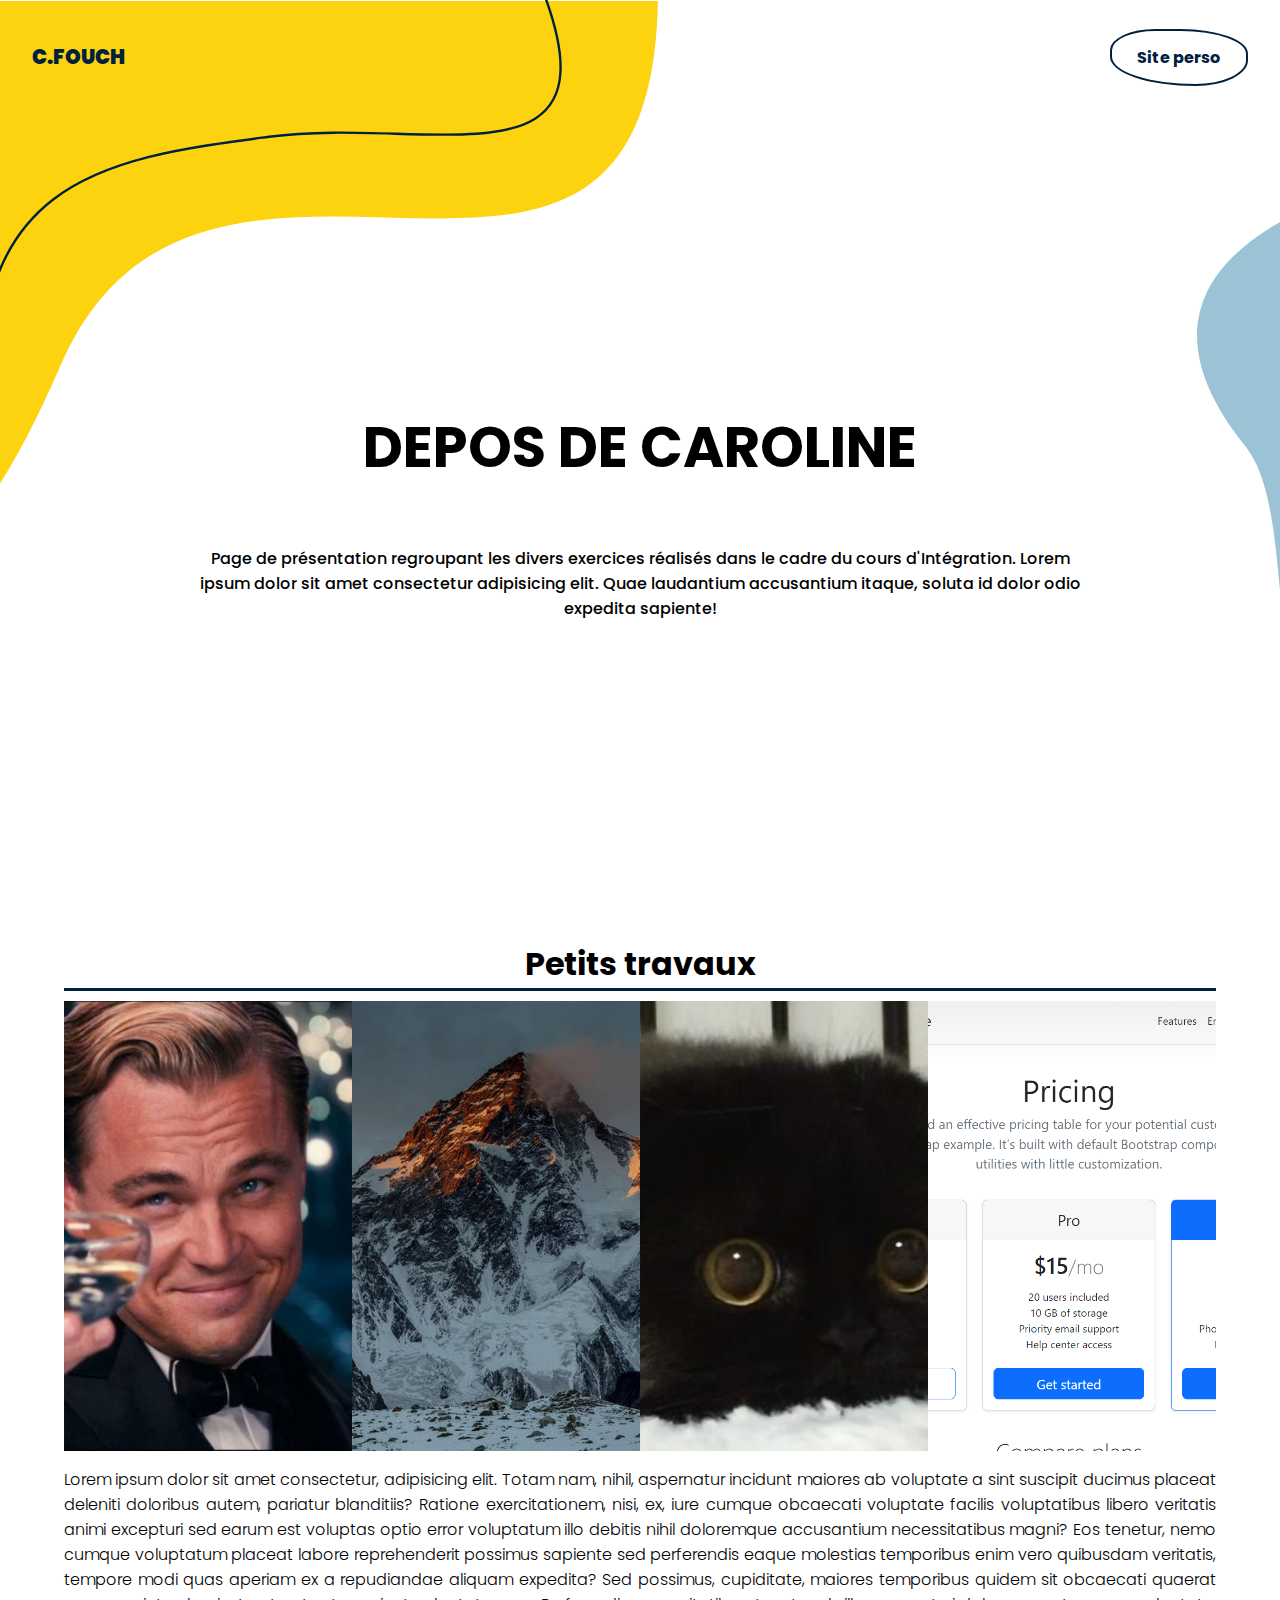
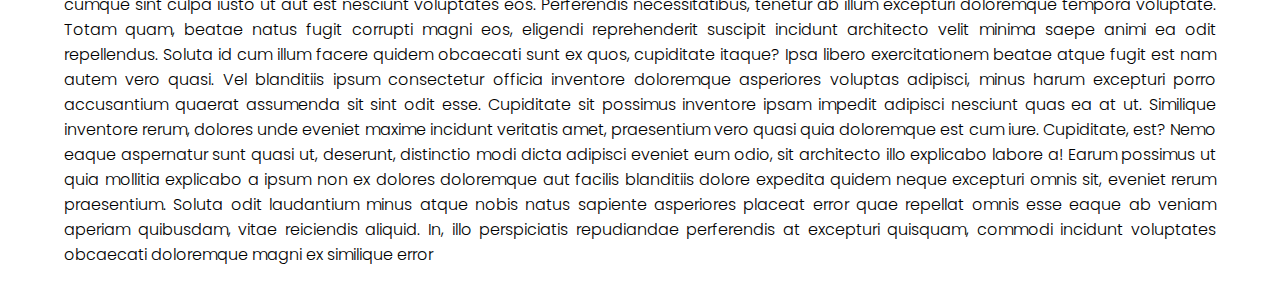
<file: index.html>
<!DOCTYPE html>
<html lang="en">

<head>
    <meta charset="UTF-8">
    <link rel="stylesheet" href="style.css">
    <title>Depos Caroline</title>
    <link rel="shortcut icon" href="favicon.png" type="image/x-icon">
</head>

<body>
    <!-- Header -->
    <header>
        <nav class="navbar">
            <span class="logo"> c.fouch</span>
            <div class="buttons">
                <a href="http://www.carolinefouch.com/en/" target="_blank" class="button">Site perso</a>
            </div>
        </nav>
        <div class="headerImage">
            <span class="catchphrase"> Depos de Caroline</span>
            <p>Page de présentation regroupant les divers exercices réalisés dans le cadre du cours d'Intégration. Lorem ipsum dolor sit amet consectetur adipisicing elit. Quae laudantium accusantium itaque, soluta id dolor odio expedita sapiente!</p>
        </div>
    </header>
    <!-- Panneaux -->
    <h2 class="h2">Petits travaux</h2>
    <div class="panneaux">
        <div class="panneau projetAnimations">
            <p class="projetDescription">Différentes animations au survol</p>
            <a href="https://mousedlf.github.io/animations-main" class="lienDuBas">Voir l'exercice</a>
        </div>
        <div class="panneau projetPanneau">
            <p class="projetDescription">Création de panneaux avec des images qui s'agrandissent au survol</p>
            <a href="https://mousedlf.github.io/panneaux/" class="lienDuBas">Voir l'exercice</a>
        </div>
        <div class="panneau projetIntroBootstrap">
            <p class="projetDescription">Découverte de Bootstrap</p>
            <a href="https://mousedlf.github.io/intro-bootstrap/" class="lienDuBas">Voir l'exercice</a>
        </div>
        <div class="panneau projetPricing">
            <p class="projetDescription">Entrainement Bootstrap "Pricing"</p>
            <a href="https://mousedlf.github.io/pricing/" class="lienDuBas">Voir l'exercice</a>
        </div>
    </div>

    <!-- blabla -->
    <section class="lorem">
        <p>Lorem ipsum dolor sit amet consectetur, adipisicing elit. Totam nam, nihil, aspernatur incidunt maiores ab voluptate a sint suscipit ducimus placeat deleniti doloribus autem, pariatur blanditiis? Ratione exercitationem, nisi, ex, iure cumque obcaecati
            voluptate facilis voluptatibus libero veritatis animi excepturi sed earum est voluptas optio error voluptatum illo debitis nihil doloremque accusantium necessitatibus magni? Eos tenetur, nemo cumque voluptatum placeat labore reprehenderit
            possimus sapiente sed perferendis eaque molestias temporibus enim vero quibusdam veritatis, tempore modi quas aperiam ex a repudiandae aliquam expedita? Sed possimus, cupiditate, maiores temporibus quidem sit obcaecati quaerat cumque sint
            culpa iusto ut aut est nesciunt voluptates eos. Perferendis necessitatibus, tenetur ab illum excepturi doloremque tempora voluptate. Totam quam, beatae natus fugit corrupti magni eos, eligendi reprehenderit suscipit incidunt architecto velit
            minima saepe animi ea odit repellendus. Soluta id cum illum facere quidem obcaecati sunt ex quos, cupiditate itaque? Ipsa libero exercitationem beatae atque fugit est nam autem vero quasi. Vel blanditiis ipsum consectetur officia inventore
            doloremque asperiores voluptas adipisci, minus harum excepturi porro accusantium quaerat assumenda sit sint odit esse. Cupiditate sit possimus inventore ipsam impedit adipisci nesciunt quas ea at ut. Similique inventore rerum, dolores unde
            eveniet maxime incidunt veritatis amet, praesentium vero quasi quia doloremque est cum iure. Cupiditate, est? Nemo eaque aspernatur sunt quasi ut, deserunt, distinctio modi dicta adipisci eveniet eum odio, sit architecto illo explicabo labore
            a! Earum possimus ut quia mollitia explicabo a ipsum non ex dolores doloremque aut facilis blanditiis dolore expedita quidem neque excepturi omnis sit, eveniet rerum praesentium. Soluta odit laudantium minus atque nobis natus sapiente asperiores
            placeat error quae repellat omnis esse eaque ab veniam aperiam quibusdam, vitae reiciendis aliquid. In, illo perspiciatis repudiandae perferendis at excepturi quisquam, commodi incidunt voluptates obcaecati doloremque magni ex similique error
    </section>
</body>

</html>
</file>
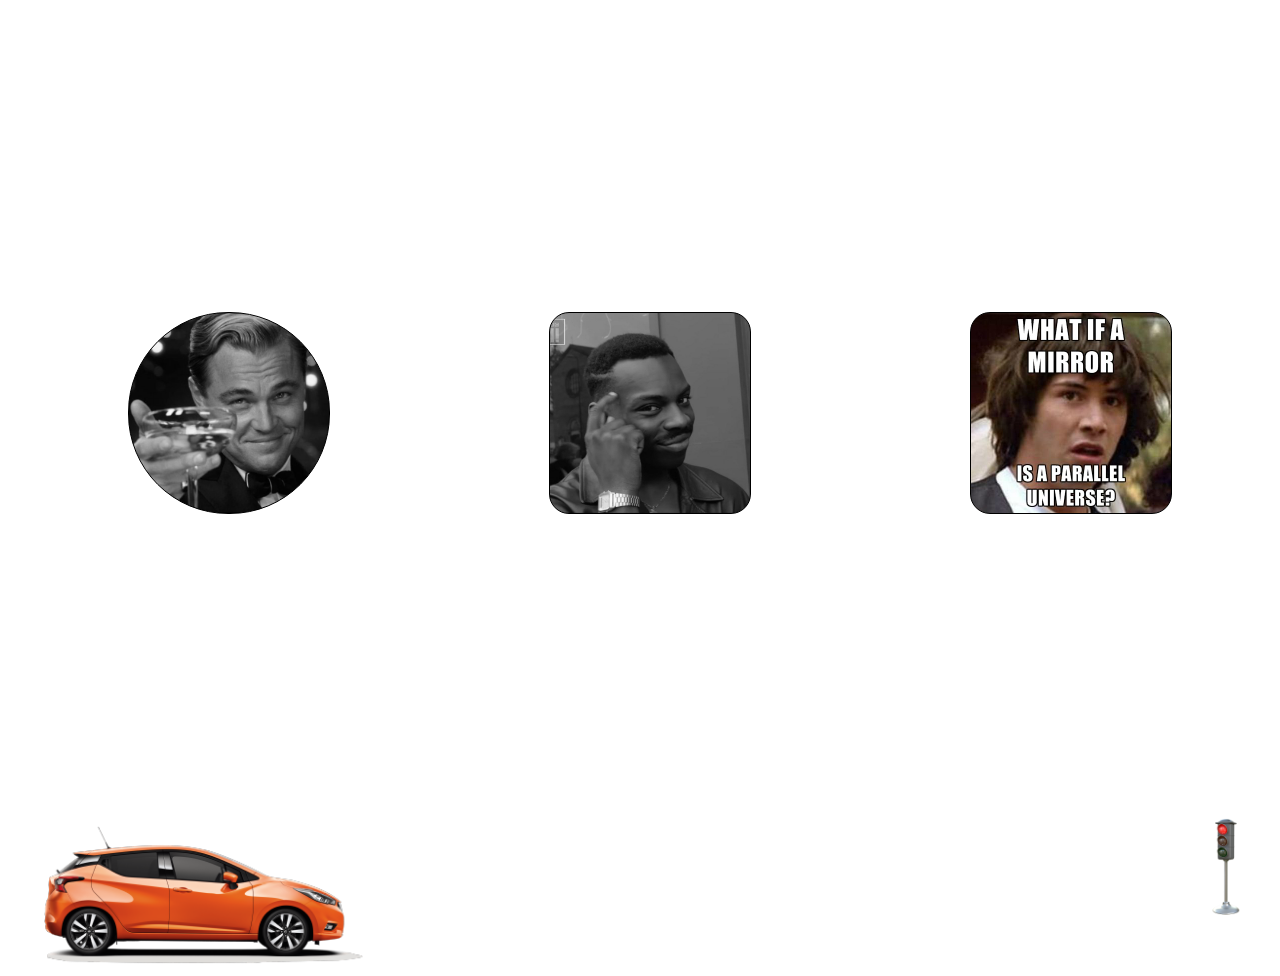
<file: animations-main/index.html>
<!DOCTYPE html>
<html lang="fr">
<link rel="stylesheet" href="style.css">

<head>

    <meta charset="UTF-8">

    <title>Animations</title>

    <link rel="stylesheet" href="style.css">

</head>

<body>
    <div class="container">
        <div class="cube leo">
        </div>
        <div class="cube middle">
        </div>
        <div class="cube keanu">
        </div>
    </div>

    <div class="container2">
        <div class="voiture">
        </div>
        <div class="feu">
        </div>
    </div>

</body>

</html>
</file>
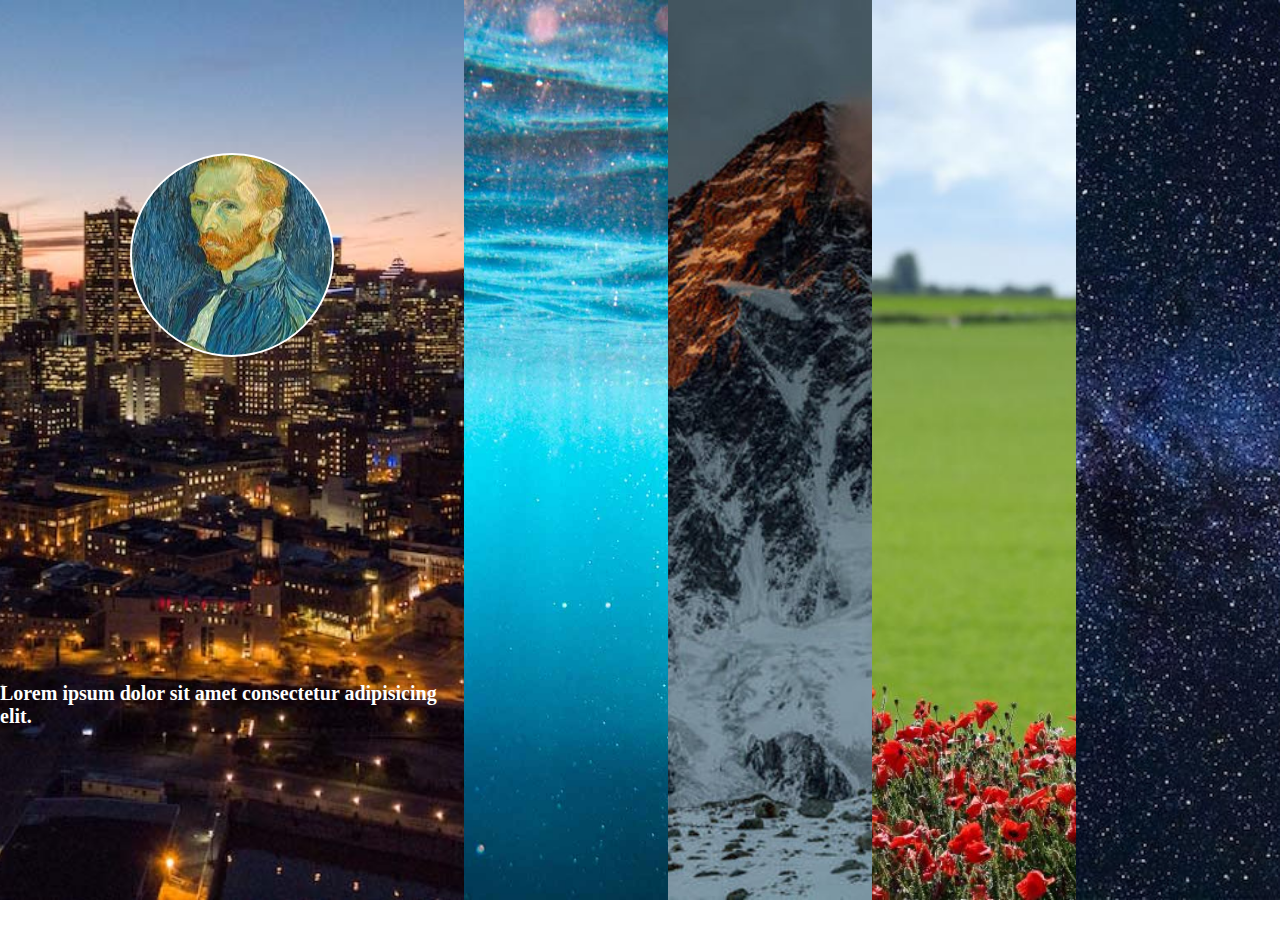
<file: panneaux/index.html>
<!DOCTYPE html>
<html lang="en">

<head>
    <meta charset="UTF-8">
    <meta http-equiv="X-UA-Compatible" content="IE=edge">
    <meta name="viewport" content="width=device-width, initial-scale=1.0">
    <title>Panneaux</title>
    <link rel="stylesheet" href="style.css">
</head>

<body>
    <div class="panneaux">
        <div class="panneau paysage1">
            <div class="avatar"></div>
            <p class="paragrapheDuBas">Lorem ipsum dolor sit amet consectetur adipisicing elit.</p>
        </div>
        <div class="panneau paysage2">
            <div class="avatar"></div>
            <p class="paragrapheDuBas">Lorem ipsum dolor sit amet consectetur adipisicing elit.</p>
        </div>
        <div class="panneau paysage3">
            <div class="avatar"></div>
            <p class="paragrapheDuBas">Lorem ipsum dolor sit amet consectetur adipisicing elit.</p>
        </div>
        <div class="panneau paysage4">
            <div class="avatar"></div>
            <p class="paragrapheDuBas">Lorem ipsum dolor sit amet consectetur adipisicing elit.</p>
        </div>
        <div class="panneau paysage5">
            <div class="avatar"></div>
            <p class="paragrapheDuBas">Lorem ipsum dolor sit amet consectetur adipisicing elit.</p>
        </div>
    </div>
</body>

</html>
</file>
<file: style.css>
@import url('https://fonts.googleapis.com/css2?family=Poppins:wght@300;400;700&display=swap');

/* COLORS 

light blue: #9CC3D5
dark blue: #00203F
yellow: #FDD20E

*/

body {
    margin: 0;
    font-family: 'Poppins', sans-serif;
}

p {
    font-weight: 300;
}

a {
    text-decoration: none;
}


/* Header */

header {
    height: 100vh;
    background-image: url("./images/abstract.svg");
    background-repeat: no-repeat;
    background-size: cover;
    background-position: center;
    display: flex;
    flex-direction: column;
    align-items: center;
}

.navbar {
    display: flex;
    justify-content: space-between;
    height: 10%;
    margin-top: 1%;
    width: 95%;
    align-items: center;
}

.headerImage {
    height: 90%;
    display: flex;
    align-items: center;
    flex-direction: column;
    justify-content: center;
}

.logo {
    text-transform: uppercase;
    font-weight: 900;
    font-size: 1.25rem;
    color: #00203F;
}

.button {
    border: 2px #00203F solid;
    font-weight: bold;
    border-radius: 37% 55% 43% 70% / 42% 49% 51% 58%;
    padding: 15px 25px;
    transition: 0.25s ease-in-out;
    color: #00203F;
    background-color: transparent;
}

.button:hover {
    transition: 1s ease;
    background-color: #FDD20E;
    border: 2px #FDD20E solid;
}

.catchphrase {
    font-weight: bolder;
    font-size: 3.5rem;
    padding: 5px;
    width: 70vw;
    text-align: center;
    text-transform: uppercase;
    padding: 40px 10px;
}

.headerImage>p {
    width: 70vw;
    text-align: center;
    font-weight: 500;
}

.h2 {
    width: 90%;
    margin: 40px auto 10px auto;
    font-size: 2rem;
    font-weight: bold;
    text-align: center;
    border-bottom: 3px #00203F solid;
}

.lorem {
    width: 90%;
    margin: 0 auto;
    text-align: justify;
}


/* Panneaux */

.panneaux {
    display: flex;
    margin: 0 auto;
    width: 90%;
    height: 50vh;
}

.panneau {
    flex: 1;
    height: 100%;
    background-repeat: no-repeat;
    background-position: center;
    background-size: cover;
    transition: 1s flex cubic-bezier(.25, -0.26, .56, 1.23);
    display: flex;
    flex-direction: column;
    align-items: center;
    justify-content: flex-end;
}

.panneau:hover {
    flex: 4;
}

.panneau>.projetDescription,
.panneau>.lienDuBas {
    color: white;
    font-size: 1rem;
    font-weight: 400;
}

.projetDescription {
    opacity: 0;
    transform: translateY(30%);
    transition: 0.5s;
    background-color: rgba(0, 0, 0, 0.5);
}

.lienDuBas {
    opacity: 0;
    transform: translateY(20%);
    transition: 1s background-color;
    background-color: #FDD20E;
    padding: 10px 15px;
}

.panneau:hover>.projetDescription,
.panneau:hover>.lienDuBas {
    opacity: 1;
    transform: translateY(0);
}

.lienDuBas:hover {
    background-color: #9CC3D5;
    color: black
}

.projetAnimations {
    background-image: url("../animations-main/leo.jpg");
    transition: 1s ease-in-out;
}

.projetAnimations:hover {
    background-image: url("../animations-main/projetAnim.jpg");
    background-size: cover;
    background-position: left;
}

.projetIntroBootstrap {
    background-image: url("./images/gimo.jpg");
}

.projetPricing {
    background-image: url("./images/pricing.png");
}

.projetPanneau {
    background-image: url("../panneaux/images/paysage3.jpg");
    transition: 1s ease-in-out;
}

.projetPanneau:hover {
    background-image: url("./images/projetPanneau.png");
    background-size: cover;
}

.projetNone {
    background-color: lightgray;
}
</file>
<file: animations-main/style.css>
.container {
    display: flex;
    flex-wrap: wrap;
    justify-content: space-around;
    align-items: center;
    height: 90vh;
}

.cube {
    width: 200px;
    height: 200px;
    border: solid black 1px;
    margin-left: 20px;
    border-radius: 20px;
}

.keanu {
    background-image: url("keanu-mirror.jpg");
    background-size: cover;
    transition: 2s ease-in-out;
}

.keanu:hover {
    background-image: url(keanu-government.png);
    transform: scale(2);
    transition: 2s ease-in-out;
}

.middle {
    background-image: url("2.jpg");
    background-size: cover;
    filter: grayscale();
    transition: 1s ease-in-out;
}

.middle:hover {
    filter: none;
    transform: translate(0, -150px) rotate(180deg);
    transition: 1s ease-in-out;
}

.leo {
    background-image: url("leo.jpg");
    background-size: cover;
    border-radius: 100px;
    filter: grayscale()
}

.leo:hover {
    border-radius: 10px;
    filter: none;
    transition: 1s ease-in-out;
}

.feu {
    background-image: url("feu.png");
    background-size: contain;
    background-repeat: no-repeat;
    height: 150px;
    width: 100px;
    transform: scaleX(-1);
}

.voiture {
    background-image: url("voiture.png");
    background-size: contain;
    background-repeat: no-repeat;
    height: 150px;
    width: 1200px;
}

.voiture:hover {
    transform: translateX(58vw);
    transition: ease-in-out 4s;
}

.voiture .container2 {
    display: flex;
    flex-wrap: wrap;
}

.container2 {
    display: flex;
}
</file>
<file: panneaux/style.css>
body {
    margin: 0;
    padding: 0;
}

.panneaux {
    display: flex;
    width: 100%;
    height: 100vh;
}

.panneau {
    flex: 1;
    height: 100%;
    background-repeat: no-repeat;
    background-position: center;
    background-size: cover;
    transition: 1s flex cubic-bezier(.46, -0.43, .69, 1.8);
    display: flex;
    flex-direction: column;
    align-items: center;
    justify-content: space-around;
}

.panneau:hover {
    flex: 5;
}

.panneau>p {
    color: white;
    font-size: 1.25rem;
    font-weight: bold;
}

.avatar {
    opacity: 0;
    transform: translateY(-300%);
    transition: 1s;
}

.paragrapheDuBas {
    opacity: 0;
    transform: translateY(300%);
    transition: 1s;
}

.panneau:hover>p,
.panneau:hover>.avatar {
    opacity: 1;
    transform: translateY(0);
}

.paysage1 {
    background-image: url("./images/paysage1.jpg");
}

.paysage2 {
    background-image: url("./images/paysage2.jpg");
}

.paysage3 {
    background-image: url("./images/paysage3.jpg");
}

.paysage4 {
    background-image: url("./images/paysage4.jpg");
}

.paysage5 {
    background-image: url("./images/paysage5.jpg");
}

.avatar {
    background-image: url("./images/gogh.jfif");
    background-position: center;
    height: 200px;
    width: 200px;
    border-radius: 50%;
    border: 2px white solid;
}
</file>
